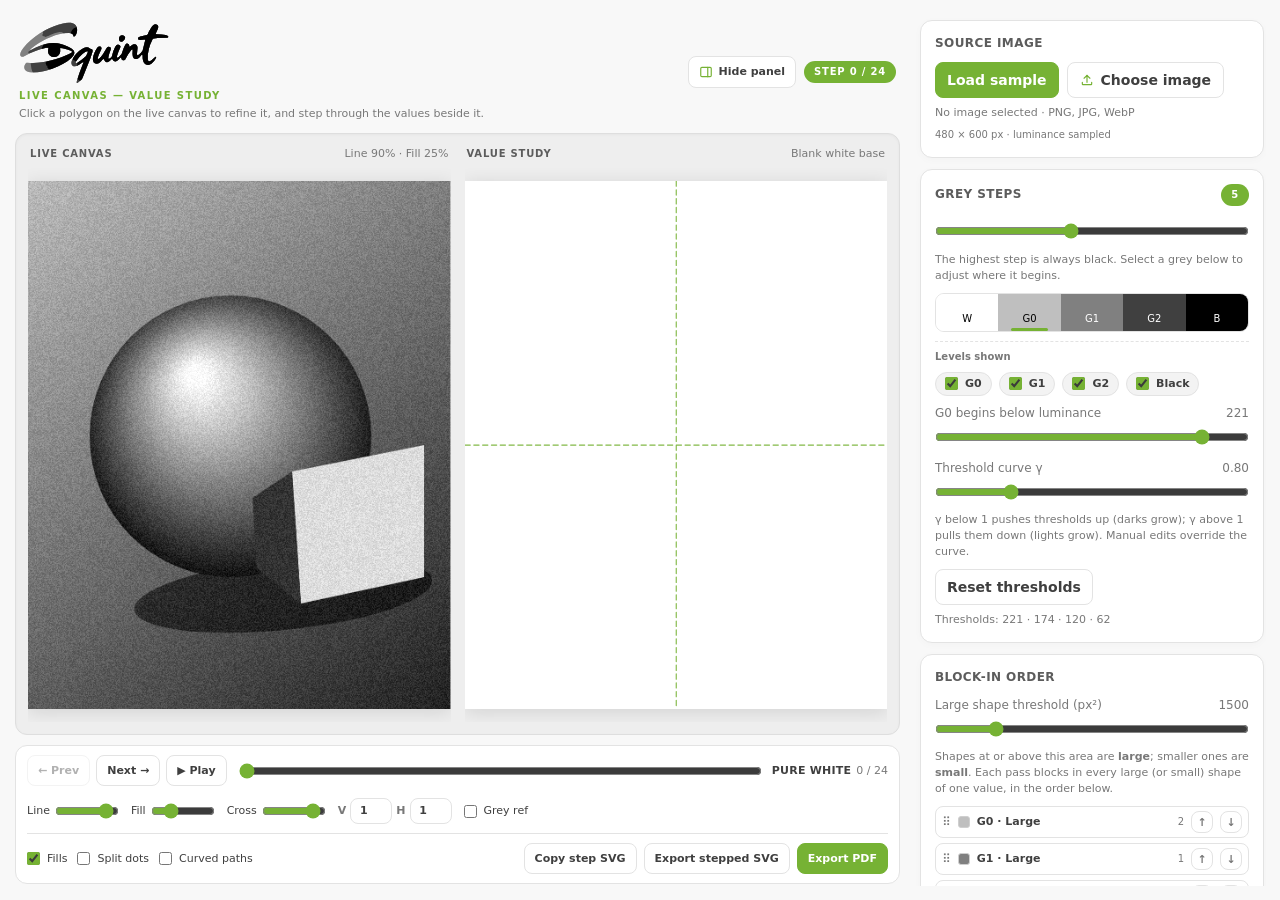
<file: index.html>
<!DOCTYPE html>
<html lang="en">
<head>
<meta charset="utf-8">
<meta name="viewport" content="width=device-width, initial-scale=1, viewport-fit=cover">
<title>Squint — Value Study</title>
<meta name="description" content="Squint turns a photo into a progressive greyscale value study, then refines each blocking polygon to the fewest edges that keep the likeness.">
<link rel="icon" type="image/svg+xml" href="data:image/svg+xml,%3Csvg xmlns='http://www.w3.org/2000/svg' viewBox='64 27 229 229'%3E%3Crect x='64' y='27' width='229' height='229' rx='41' fill='%23fff'/%3E%3Cpath d='M199 61.5L180.2 69.4L165 76.9L146 88.1L128.7 100.1L111.5 113.7L96.5 127.6L84 142.5L76.9 153L73.6 160.1L72.2 166.9L73.3 171.5L75.7 174.3L79.2 175.6L83.8 175.2L110.4 161.8L130.3 153.1L156 145L173.7 141.9L176.4 142.2L177.2 143.4L176.1 157.1L177 161.7L179.1 166L182.1 169.8L185.9 172.9L190.2 175.1L195.1 176.3L200.6 176.5L206.9 175.1L212.1 172.3L216 168.4L219.1 163.8L220.9 158.8L221.6 153.4L220.9 144.7L221.9 142.8L229.5 143.5L246.3 147.7L259.6 152.4L264.5 155.4L265.1 157.7L263.2 160.2L248.3 168.3L222.6 178.6L209.5 183L188.5 188.7L160.7 194.7L139.8 197.5L118.4 199L110.7 198.9L99.2 197.3L95.7 198L91.2 202.3L87.9 209.8L87.5 215.8L88.5 220.4L90.1 223.6L94.8 228.3L101.3 231.3L108.9 233.1L121.4 234.2L141.9 232.5L164 228.1L189.6 220.5L218.1 208.9L236.6 199L250.3 189.8L259.6 182.3L260.1 174.9L270 171.1L271.4 169.3L273.4 164L273.8 159.2L272.3 153.7L269.5 149.9L261.9 144.2L248 136.4L233 130.4L216.7 126.1L203.7 124.1L192.8 123.9L180.8 125.3L169.6 127.3L155.9 131L142.2 136.1L125.8 143.5L113.9 149.9L107.6 151.9L114.1 144.3L129.6 132.6L142.2 124.2L158.6 114.7L189.2 100.6L202.6 95.7L216.7 91.7L229.8 88.8L241.2 87.2L256.7 87.3L263.2 88.8L266.6 90.4L268.4 92.6L271 99.8L273.8 100L277.5 96.9L281 91L283.6 83.2L284.2 75.9L283.7 69.1L282.1 64.1L279.2 58.9L275.2 54.6L271.2 52.1L265.9 50.2L260.7 49.1L245.5 49.2L230.4 51.8L213.4 56.5Z' fill='rgb(191,191,191)' fill-rule='evenodd'/%3E%3Cpath d='M158.6 114.7L189.2 100.6L202.6 95.7L229.8 88.8L241.2 87.2L256.7 87.3L263.2 88.8L266.6 90.4L268.4 92.6L271 99.8L273.8 100L277.5 96.9L281 91L283.6 83.2L284.2 75.9L283.7 69.1L282.1 64.1L279.2 58.9L275.2 54.6L271.2 52.1L260.7 49.1L245.5 49.2L230.4 51.8L213.4 56.5L199 61.5L180.2 69.4L165 76.9L146 88.1L128.7 100.1L111.5 113.7L96.5 127.6L84 142.5L76.9 153L73.6 160.1L72.2 166.9L73.3 171.5L75.7 174.3L79.2 175.6L83.8 175.2L110.4 161.8L130.3 153.1L156 145L173.7 141.9L176.4 142.2L177.2 143.4L176.1 157.1L177 161.7L179.1 166L182.1 169.8L185.9 172.9L190.2 175.1L194.9 176.2L199.9 176.5L206.2 175.3L211.6 172.7L215.7 168.9L218.9 164L220.7 159.2L221.6 153.6L221 144.7L221.5 143.2L222.4 142.7L230.4 143.6L247.1 147.9L260.3 152.7L264.5 155.4L265.1 157.7L263.2 160.2L248.3 168.3L222.6 178.6L209.5 183L188.5 188.7L160.7 194.7L139.8 197.5L118.4 199L110.7 198.9L99.2 197.3L95.7 198L91.2 202.3L87.9 209.8L87.5 215.8L88.5 220.4L90.1 223.6L94.8 228.3L101.3 231.3L108.9 233.1L121.4 234.2L141.9 232.5L164 228.1L189.6 220.5L218.1 208.9L236.6 199L250.3 189.8L259.6 182.3L260.1 174.9L270 171.1L271.4 169.3L273.4 164L273.8 159.2L272.3 153.7L269.5 149.9L261.9 144.2L248 136.4L233 130.4L216.7 126.1L203.7 124.1L192.8 123.9L180.8 125.3L169.6 127.3L155.9 131L142.2 136.1L125.8 143.5L113.8 150L106.6 152.8L114.8 143.8L129.6 132.6L142.2 124.2Z' fill='rgb(128,128,128)' fill-rule='evenodd'/%3E%3Cpath d='M165.7 76.6L156.8 81.9L156 84.1L157.9 89.8L155.7 91.1L155 94.9L155.5 97.2L156.9 98.5L163.6 100L167.6 102.1L172.3 99.3L177 98L182.1 95L199.9 87.8L218.4 83.3L229.5 84.3L229 85.5L229.7 86.3L234.1 87.8L253.8 87.2L262.5 88.5L267.6 91.4L269 93.4L270.6 98.9L271.5 99.8L273.6 99.9L277.2 97.4L280.9 91.3L283.6 83.2L284.2 75.9L283.7 69.2L282.4 64.7L279.6 59.4L275.9 55.3L272.3 52.6L267.5 50.6L261.6 49.2L253.4 48.8L237.5 50.5L218.2 55L198.4 61.8L178.8 70.1ZM130.3 141.3L108.4 152.4L103.7 156L102.3 159.3L103.5 162.3L108.2 162.6L131.9 152.6L146.7 147.7L165.9 142.9L175.8 142L176.8 142.5L177.2 143.8L175.9 152.3L176.2 158.3L177.4 162.7L179.5 166.8L183.6 171.2L188.1 174.2L193 175.9L198.8 176.6L204.8 175.7L209.7 173.8L213.7 170.9L219.6 162.7L221.6 153.3L221 144.7L221.5 143.2L222.4 142.7L230.4 143.6L248.6 148.4L261.6 153.4L264 154.9L265 156.5L264.9 158.2L263.2 160.2L250.3 167.3L225.6 177.6L208.5 183.2L187.8 188.9L159.9 194.9L143.6 197L112 199.3L111.3 200.8L114.4 220.5L117.5 230.3L119 232L121.5 232.9L138.4 232.8L153.9 230.2L166.9 227.2L185.6 221.7L208.6 212.9L230.3 202.7L247.9 191.7L259.6 182.3L260.1 174.9L269.9 171.1L271.4 169.2L273.3 164.3L273.8 159.6L272.4 153.8L269.5 149.9L261.8 144.1L248.5 136.8L235.1 131.2L219.8 126.8L206.5 124.3L188.7 124.2L171.2 126.8L151.2 132.5Z' fill='rgb(64,64,64)' fill-rule='evenodd'/%3E%3Cpath d='M269 93.4L270.7 99.3L272.7 100.3L276.7 98L280.6 91.9L283.6 83.3L284.2 74.7L283.4 68.1L281.9 65.7L280.3 65.2L272.1 69.6L265.6 76.1L260.4 86.4L267.6 91.4ZM157.5 131.8L157.6 133.1L152.1 144L152.7 145.1L154.6 145.2L168 142.2L175.1 141.5L177.4 142.1L177.8 143.4L176.2 149.8L176 154.9L176.7 160.2L178.4 164.8L181.1 168.7L185.4 172.6L190.1 175.1L194.7 176.1L201 176.3L206.3 175.3L211.6 172.7L215.5 169L218.7 164.4L220.4 160.3L221.1 155.2L220.8 144.8L222.4 142.8L230.4 143.6L247.9 148.1L261.6 153.4L264.6 155.1L265.6 156.5L265.5 158L264.3 159.4L257 164L248.3 168.3L226.3 177.3L204.8 184.5L171 193.4L167.2 197.2L166.7 199L170.8 209.7L172.5 207.4L173.7 212.5L172.4 214.2L174.5 215.7L177.8 221.1L181.9 222L189.1 220.6L214.1 210.5L233.9 200.5L247.8 191.7L259.6 182.5L260.1 174.9L269.9 171.1L272.7 166.5L273.9 160.1L272.4 153.8L269.5 149.9L261.8 144.1L248.5 136.8L235.2 131.2L210.6 125.1L196.2 123.9L180.8 125.3L164.6 128.7L159.4 130.4Z' fill='rgb(0,0,0)' fill-rule='evenodd'/%3E%3C/svg%3E">
<link rel="stylesheet" href="assets/css/main.css">
</head>
<body>
<div class="app">
 <main class="workspace">
  <header class="workspace-head">
   <div class="workspace-title">
    <svg class="logo" viewBox="68 46 558 230" aria-label="Squint" role="img"><path d="M252.8 48.9L260.7 49.1L265.9 50.2L271.2 52.1L275.2 54.6L279.2 58.9L282.1 64.1L283.7 69.1L284.2 75.9L283.6 83.2L281 91L277.5 96.9L273.8 100L271 99.8L268.4 92.6L266.6 90.4L263.2 88.8L256.7 87.3L241.2 87.2L229.8 88.8L216.7 91.7L202.6 95.7L189.2 100.6L170.8 108.6L158.6 114.7L142.2 124.2L129.6 132.6L114.1 144.3L107.7 151.7L107.6 151.9L108.7 152L113.9 149.9L125.8 143.5L142.2 136.1L155.9 131L169.6 127.3L180.8 125.3L192.8 123.9L203.7 124.1L216.7 126.1L233 130.4L248 136.4L261.9 144.2L269.5 149.9L272.3 153.7L273.8 159.2L273.4 164L271.4 169.3L263 179.6L250.3 189.8L236.6 199L218.1 208.9L189.6 220.5L164 228.1L141.9 232.5L121.4 234.2L108.9 233.1L101.3 231.3L94.8 228.3L90.1 223.6L88.5 220.4L87.5 215.8L87.9 209.8L91.2 202.3L95.7 198L99.2 197.3L110.7 198.9L118.4 199L139.8 197.5L160.7 194.7L188.5 188.7L209.5 183L222.6 178.6L248.3 168.3L263.2 160.2L265.1 157.7L264.5 155.4L259.6 152.4L246.3 147.7L229.5 143.5L221.9 142.8L220.9 144.7L221.6 153.4L220.9 158.8L219.1 163.8L216 168.4L212.1 172.3L206.9 175.1L200.6 176.5L195.1 176.3L190.2 175.1L185.9 172.9L182.1 169.8L179.1 166L177 161.7L176.1 157.1L176.1 151.8L177.2 143.4L176.4 142.2L173.7 141.9L156 145L130.3 153.1L110.4 161.8L83.8 175.2L79.2 175.6L75.7 174.3L73.3 171.5L72.2 166.9L73.6 160.1L76.9 153L84 142.5L96.5 127.6L111.5 113.7L128.7 100.1L146 88.1L165 76.9L180.2 69.4L199 61.5L213.4 56.5L230.4 51.8L245.5 49.2ZM575.3 54.5L578.9 55.1L582.9 57L584.9 59.3L585.9 62.7L585.8 66.8L584.7 71L577.4 87.2L577.1 89.2L577.7 90.8L580.8 91.7L597.5 92.1L613.9 94.5L620.3 97L622.6 99.2L623.3 101.3L622.3 103.5L618.8 104.9L583.9 105.4L570 107L566.9 107.9L565.3 109.3L555.7 130.7L551.3 145.3L547.2 167.2L547.3 186.7L548.3 189.7L549.6 191.4L551.4 192.2L554.2 192.1L560.2 188.9L575.1 175.7L577.6 175.1L578.5 177.4L576.7 181.9L571.6 189.8L563.2 198.6L559.1 201.9L553.9 204.6L548.5 205.9L543.7 205.4L539.4 203.7L535.9 201L533.1 197.2L530.4 191.7L529 186.8L528.2 181.6L527.7 170.4L526.5 168.1L525 168.1L523.6 168.8L514.6 178.9L508.7 182.8L504.8 183.8L501.4 183.7L498.1 182.7L495.1 180.7L492.7 177.3L491.4 173.2L490.3 163.8L490.8 151L490.4 149.2L489.5 148.4L486.3 149.7L481.4 155.4L473.4 167.1L463.2 185.3L461.2 187.4L458.6 188.5L455.4 188.5L452 187.1L450.3 185.3L448 180.5L445.6 179.7L444.2 180.4L435.5 188.9L429.5 192.3L425.3 192.7L421.6 191.5L419 189.5L415.1 184.3L413.3 183.8L411 184.9L406.1 190.4L401.6 193.8L398.3 195.3L395.1 195.7L391.8 195L388.9 193.3L386.8 190.5L384.1 184.3L382.4 183.4L380.1 184.6L372.7 193L366.1 198.4L361.5 200.6L355.8 201.1L350.3 199.8L346.3 196.6L343.6 190.6L342.8 183.4L344 174.2L349.2 159.1L356.6 145.4L360.5 140L363.1 137.9L367.2 137L371.7 137.9L374.1 140.2L374.9 143.8L374.2 147.1L365.7 164.8L362.2 175.2L361.4 180.7L362 182.5L363.2 183.2L366.7 181.6L374.6 173.6L382.4 162.6L392.9 145L396.5 140.5L399 139L402.1 138.4L405.8 139.1L408.3 140.8L409.6 143.4L409.4 147.2L403.2 165.5L400.4 177.3L400.7 182L402.7 183.2L408.1 180.1L412.9 175L419.1 153.7L425.8 139L430.7 131.8L435 130.1L440.1 130.8L443.9 133.3L445.6 137L444.8 141L438 156.7L433.2 170.2L432.3 176.6L432.8 178.2L434.4 178.7L437.1 177.8L439.2 176.2L449.9 165L456.9 145L461.6 134.1L465 128.4L467 127L469.4 126.3L473.2 126.8L476.2 128.6L477.5 130.9L478.9 136.5L480.3 137.3L481.9 136.8L490.2 130.7L495 128.5L500.1 128.6L505.1 131.5L507.7 135.5L509 141.9L507.1 162.8L507.3 167.6L508 169.3L508.9 169.7L512.6 168.6L520.2 162.2L527.8 152.6L537.4 114.6L536.6 112.3L534 111.3L518.3 112.9L514.4 112.3L512 110.9L510.8 109.3L510.5 107.1L511.2 104.8L513.3 102.7L519.4 100.1L544.1 94L545.4 93.4L547 91.2L551.4 81.3L556.3 72.6L562.8 62.8L568.4 57.1L572.1 55.2ZM451.6 95.1L456.1 96L460.4 98.6L462.4 101.5L462.9 105.3L461.8 109.2L458 114.3L452.9 118.4L449.2 119.7L445.2 118.7L442 116.3L440.5 113.3L439.9 108.8L440.7 103.7L443.2 99.2L447.2 95.9ZM319.8 140L326.1 141.2L332.9 145.1L338.9 147.2L341.1 149.2L342 153L341.2 157.9L333.3 181.6L303.3 256L299.9 261.3L286.5 272L284 273L282.7 272.1L282.5 269.6L286.4 255L294.3 231.9L306.3 200.9L307.2 196L306.1 195.3L304.6 195.8L292.2 204.3L284.6 208.3L279.9 210.2L275.5 211L270.6 210.3L266.3 207.7L263.7 203.4L262.9 197.8L264.1 191.1L268.4 181.8L273.3 173.2L281.7 163.6L291.9 153.7L302.5 146.1L310.8 141.9ZM321.8 154.6L318.3 155.5L313.8 157.8L306.1 163.1L300.8 167.8L291.3 177.3L287.7 181.7L280.5 192.4L278.7 197.2L279.2 198.8L280.8 199.3L285.4 197.4L297.6 189.6L316 174L320 168L323.2 160.2L323.9 156.8L323.5 155.3Z" fill="rgb(191,191,191)" fill-rule="evenodd"/><path d="M252.8 48.9L260.7 49.1L265.9 50.2L271.2 52.1L275.2 54.6L279.2 58.9L282.1 64.1L283.7 69.1L284.2 75.9L283.6 83.2L281 91L277.5 96.9L273.8 100L271 99.8L268.4 92.6L266.6 90.4L263.2 88.8L256.7 87.3L241.2 87.2L229.8 88.8L216.7 91.7L202.6 95.7L189.2 100.6L170.8 108.6L158.6 114.7L142.2 124.2L129.6 132.6L114.8 143.8L106.4 153L106.5 152.8L107 152.8L113.8 150L125.8 143.5L142.2 136.1L155.9 131L169.6 127.3L180.8 125.3L192.8 123.9L203.7 124.1L216.7 126.1L233 130.4L248 136.4L261.9 144.2L269.5 149.9L272.3 153.7L273.8 159.2L273.4 164L271.4 169.3L263 179.6L250.3 189.8L236.6 199L218.1 208.9L189.6 220.5L164 228.1L141.9 232.5L121.4 234.2L108.9 233.1L101.3 231.3L94.8 228.3L90.1 223.6L88.5 220.4L87.5 215.8L87.9 209.8L91.2 202.3L95.7 198L99.2 197.3L110.7 198.9L118.4 199L139.8 197.5L160.7 194.7L188.5 188.7L209.5 183L222.6 178.6L248.3 168.3L263.2 160.2L265.1 157.7L264.5 155.4L260.3 152.7L247.1 147.9L230.4 143.6L222.4 142.7L221.5 143.2L221 144.7L221.6 153.6L220.7 159.2L218.9 164L215.7 168.9L211.6 172.7L206.2 175.3L199.9 176.5L194.9 176.2L190.2 175.1L185.9 172.9L182.1 169.8L179.1 166L177 161.7L176.1 157.1L176.1 151.8L177.2 143.4L176.4 142.2L173.7 141.9L156 145L130.3 153.1L110.4 161.8L83.8 175.2L79.2 175.6L75.7 174.3L73.3 171.5L72.2 166.9L73.6 160.1L76.9 153L84 142.5L96.5 127.6L111.5 113.7L128.7 100.1L146 88.1L165 76.9L180.2 69.4L199 61.5L213.4 56.5L230.4 51.8L245.5 49.2ZM575.3 54.5L578.9 55.1L582.9 57L584.9 59.3L585.9 62.7L585.8 66.8L584.7 70.9L577.2 87.8L577 89.3L577.6 90.9L580 91.8L597.2 92.1L613.8 94.5L620.3 97L622.6 99.2L623.3 101.3L622.3 103.5L618.8 104.9L583.9 105.4L570 107L566.9 107.9L565.3 109.3L555.7 130.7L551.3 145.3L547.2 167.2L547.3 186.7L548.3 189.7L549.6 191.4L551.4 192.2L554.2 192.1L560 189L574.9 175.9L577.8 175.7L578.3 178.1L576.2 182.6L571.3 190.1L561.5 200.3L555 204.3L548.5 205.9L543.5 205.4L538.9 203.4L535.5 200.6L532 195.4L529.2 188.3L528.1 181.3L527.8 170.1L526.6 167.4L524.2 168.1L514.8 178.8L509 182.6L504.9 183.8L501.4 183.7L498.1 182.7L495.1 180.7L492.7 177.3L491.3 173L490.3 164.2L491 149.6L490.6 148.3L489.8 148L486.5 149.5L481.4 155.4L473.4 167.1L463.2 185.3L461.2 187.4L458.5 188.6L454.7 188.4L451.4 186.7L449.8 184.5L448.4 179.2L447.1 178.4L445.2 179.3L435.8 188.7L429.5 192.3L425.3 192.7L421.5 191.5L418.6 189.1L415.2 184L413.5 183.3L411.5 184.4L406.3 190.2L402.3 193.3L398.9 195.2L395.3 195.7L391.8 195L388.9 193.3L386.9 190.6L384 184.2L382.4 183.3L380.1 184.5L372.7 193L366.1 198.4L361.5 200.6L355.8 201.1L350.3 199.8L346.3 196.6L343.6 190.6L342.9 184.5L343.4 178.3L344.9 171.7L348.4 161.3L353.2 151.2L359.8 140.6L363.1 137.9L366.7 137.1L370.5 137.6L373.1 139L374.5 141.4L374.8 144.7L374.1 147.2L364.4 168.4L361.3 178.3L360.9 182.2L361.3 183.6L363.2 183.8L365.6 182.6L373.2 175.2L380.3 165.6L394.2 143L397.8 139.4L401.6 138.3L405.1 138.9L407.6 140.2L409 142L409.7 144.3L409.3 147.9L403.4 164.9L400.4 177.3L400.4 180.7L401.2 182.5L402.8 183.1L405.2 182.2L410.7 177.7L413.4 174.3L418.8 154.4L425.7 139.2L430.2 132.5L432.7 130.9L435.5 130.2L439.3 130.6L442.6 132.3L444.8 134.9L445.5 137.8L444.7 141.2L437.9 157.1L432.8 171.8L432.3 175.9L432.8 177.9L434 178.8L436.4 178.3L440.2 175.2L449.9 165L456.9 145L461.6 134.1L465 128.4L467 127L469.4 126.3L473.2 126.8L476.2 128.7L477.5 131.1L478.5 137.7L479.2 138.2L481.3 137.3L490.4 130.6L495.1 128.5L500.1 128.6L505.1 131.5L507.7 135.5L509 141.9L507.1 162.7L507.3 167.6L508.1 169.4L509 169.8L512 169L520.2 162.2L527.8 152.6L537.7 113.2L537.3 112L534.8 111.2L518.8 112.8L514.9 112.5L512.1 111L510.8 109.3L510.5 107.1L511.2 104.8L513.3 102.7L519.4 100.1L544.1 94L545.4 93.4L547 91.2L551.4 81.3L556.3 72.6L562.8 62.8L568.4 57.1L572.1 55.2ZM451.6 95.1L456.1 96L460.4 98.6L462.4 101.5L462.9 105.3L461.8 109.2L458 114.3L452.9 118.4L449.2 119.7L445.2 118.7L442 116.3L440.5 113.3L439.9 108.8L440.7 103.7L443.2 99.2L447.2 95.9ZM319.8 140L326.1 141.2L332.9 145.1L338.9 147.2L341.1 149.2L342 153L341.2 157.9L333.3 181.6L303.3 256L299.9 261.3L286.5 272L284 273L282.7 272.1L282.5 269.6L286.4 255L294.3 231.9L306.4 200.6L308 194.8L307.1 194.6L304.9 195.6L292.9 203.9L286.5 207.4L280.5 210L275.7 211L270.6 210.3L266.3 207.7L263.7 203.4L262.9 197.8L264.1 191.1L268.7 181.1L274.1 172.5L281.3 164.1L291.9 153.7L302.5 146.1L310.8 141.9ZM321.9 154.6L318.4 155.4L313.8 157.8L306.1 163.1L300.8 167.8L291.3 177.3L287.7 181.7L280.5 192.4L278.7 197.2L279.2 198.8L280.8 199.3L285.4 197.4L297.6 189.6L316 174L319.6 168.6L324.3 156.8L323.5 155.1Z" fill="rgb(128,128,128)" fill-rule="evenodd"/><path d="M253.4 48.8L261.6 49.2L267.5 50.6L272.3 52.6L275.9 55.3L279.6 59.4L282.4 64.7L283.7 69.2L284.2 75.9L283.6 83.2L280.9 91.3L277.2 97.4L273.6 99.9L271.5 99.8L270.6 98.9L269 93.4L267.6 91.4L262.5 88.5L253.8 87.2L234.1 87.8L229.7 86.3L229 85.5L229.8 84.6L229.5 84.3L218.4 83.3L214.6 83.9L199.9 87.8L186.1 93.8L182.1 95L177 98L172.3 99.3L167.6 102.1L163.6 100L156.9 98.5L155.5 97.2L155 94.9L155.7 91.1L157.9 89.8L156 84.1L156.8 81.9L165.7 76.6L178.8 70.1L198.4 61.8L218.2 55L237.5 50.5ZM575.3 54.5L578.9 55.1L582.9 57L584.9 59.3L585.9 62.7L585.8 66.8L584.7 70.9L577.2 87.8L577 89.3L577.6 90.9L580 91.8L597.2 92.1L613.8 94.5L620.3 97L622.6 99.2L623.3 101.3L622.3 103.5L618.8 104.9L583.9 105.4L570 107L566.9 107.9L565.3 109.3L555.7 130.7L551.3 145.3L547.2 167.2L547.3 186.7L548.3 189.7L549.6 191.4L551.4 192.2L554.2 192.1L560 189L574.9 175.9L577.8 175.7L578.3 178.1L576.2 182.6L571.3 190.1L561.5 200.3L555 204.3L548.5 205.9L543.5 205.4L538.9 203.4L535.5 200.6L532 195.4L529.2 188.3L528.1 181.3L527.8 170.1L526.6 167.4L524.2 168.1L514.8 178.8L509 182.6L504.9 183.8L501.4 183.7L498.1 182.7L495.1 180.7L492.7 177.3L491.3 173L490.3 164.2L491 149.6L490.6 148.3L489.8 148L486.5 149.5L481.4 155.4L473.4 167.1L463.2 185.3L461.2 187.4L458.5 188.6L454.7 188.4L451.4 186.7L449.8 184.5L448.4 179.2L447.1 178.4L445.2 179.3L435.8 188.7L429.5 192.3L425.3 192.7L421.5 191.5L418.6 189.1L415.2 184L413.5 183.3L411.5 184.4L406.3 190.2L402.3 193.3L398.9 195.2L395.3 195.7L391.8 195L388.9 193.3L386.9 190.6L384 184.2L382.4 183.3L380.1 184.5L372.7 193L366.1 198.4L361.5 200.6L355.8 201.1L350.3 199.8L346.3 196.6L343.6 190.6L342.9 184.5L343.4 178.3L344.9 171.7L348.4 161.3L353.2 151.2L359.8 140.6L363.1 137.9L366.7 137.1L370.5 137.6L373.1 139L374.5 141.4L374.8 144.7L374.1 147.2L364.4 168.4L361.3 178.3L360.9 182.2L361.3 183.6L363.2 183.8L365.6 182.6L373.2 175.2L380.3 165.6L394.2 143L397.8 139.4L401.6 138.3L405.1 138.9L407.6 140.2L409 142L409.7 144.3L409.3 147.9L403.4 164.9L400.4 177.3L400.4 180.7L401.2 182.5L402.8 183.1L405.2 182.2L410.7 177.7L413.4 174.3L418.8 154.4L425.7 139.2L430.2 132.5L432.7 130.9L435.5 130.2L439.3 130.6L442.6 132.3L444.8 134.9L445.5 137.8L444.7 141.2L437.9 157.1L432.8 171.8L432.3 175.9L432.8 177.9L434 178.8L436.4 178.3L440.2 175.2L449.9 165L456.9 145L461.6 134.1L465 128.4L467 127L469.4 126.3L473.2 126.8L476.2 128.7L477.5 131.1L478.5 137.7L479.2 138.2L481.3 137.3L490.4 130.6L495.1 128.5L500.1 128.6L505.1 131.5L507.7 135.5L509 141.9L507.1 162.7L507.3 167.6L508.1 169.4L509 169.8L512 169L520.2 162.2L527.8 152.6L537.7 113.2L537.3 112L534.8 111.2L518.8 112.8L514.9 112.5L512.1 111L510.8 109.3L510.5 107.1L511.2 104.8L513.3 102.7L519.4 100.1L544.1 94L545.4 93.4L547 91.2L551.4 81.3L556.3 72.6L562.8 62.8L568.4 57.1L572.1 55.2ZM451.6 95.1L456.1 96L460.4 98.6L462.4 101.5L462.9 105.3L461.8 109.2L458 114.3L452.9 118.4L449.2 119.7L445.2 118.7L442 116.3L440.5 113.3L439.9 108.8L440.7 103.7L443.2 99.2L447.2 95.9ZM197.5 123.9L206.5 124.3L219.8 126.8L235.1 131.2L248.5 136.8L261.8 144.1L269.5 149.9L272.4 153.8L273.8 159.6L273.3 164.3L271.4 169.2L263.5 179.2L247.9 191.7L230.3 202.7L208.6 212.9L185.6 221.7L166.9 227.2L153.9 230.2L138.4 232.8L130.3 233.2L121.5 232.9L119 232L117.5 230.3L114.4 220.5L111.3 200.8L112 199.3L143.6 197L159.9 194.9L187.8 188.9L208.5 183.2L225.6 177.6L250.3 167.3L263.2 160.2L264.9 158.2L265 156.5L264 154.9L261.6 153.4L248.6 148.4L230.4 143.6L222.4 142.7L221.5 143.2L221 144.7L221.6 153.3L221 157.8L219.6 162.7L217.1 166.9L213.7 170.9L209.7 173.8L204.8 175.7L198.8 176.6L193 175.9L188.1 174.2L183.6 171.2L179.5 166.8L177.4 162.7L176.2 158.3L175.9 152.3L177.2 143.8L176.8 142.5L175.8 142L165.9 142.9L146.7 147.7L131.9 152.6L108.2 162.6L103.5 162.3L102.3 159.3L103.7 156L108.4 152.4L130.3 141.3L151.2 132.5L171.2 126.8L188.7 124.2ZM319.8 140L326.1 141.2L332.9 145.1L338.9 147.2L341.1 149.2L342 153L341.2 157.9L333.3 181.6L303.3 256L299.9 261.3L286.5 272L284 273L282.7 272.1L282.5 269.6L286.4 255L294.3 231.9L306.4 200.6L308 194.8L307.1 194.6L304.9 195.6L292.9 203.9L286.5 207.4L280.5 210L275.7 211L270.6 210.3L266.3 207.7L263.7 203.4L262.9 197.8L264.1 191.1L268.7 181.1L274.1 172.5L281.3 164.1L291.9 153.7L302.5 146.1L310.8 141.9ZM321.9 154.6L318.4 155.4L313.8 157.8L306.1 163.1L300.8 167.8L291.3 177.3L287.7 181.7L280.5 192.4L278.7 197.2L279.2 198.8L280.8 199.3L285.4 197.4L297.6 189.6L316 174L319.6 168.6L324.3 156.8L323.5 155.1Z" fill="rgb(64,64,64)" fill-rule="evenodd"/><path d="M575.3 54.5L578.9 55.1L582.9 57L584.9 59.3L585.9 62.7L585.8 66.8L584.7 70.9L577.2 87.8L577 89.3L577.6 90.9L580 91.8L597.2 92.1L613.8 94.5L620.3 97L622.6 99.2L623.3 101.3L622.3 103.5L618.8 104.9L583.9 105.4L570 107L566.9 107.9L565.3 109.3L555.7 130.7L551.3 145.3L547.2 167.2L547.3 186.7L548.3 189.7L549.6 191.4L551.4 192.2L554.2 192.1L560 189L574.9 175.9L577.8 175.7L578.3 178.1L576.2 182.6L571.3 190.1L561.5 200.3L555 204.3L548.5 205.9L543.5 205.4L538.9 203.4L535.5 200.6L532 195.4L529.2 188.3L528.1 181.3L527.8 170.1L526.6 167.4L524.2 168.1L514.8 178.8L509 182.6L504.9 183.8L501.4 183.7L498.1 182.7L495.1 180.7L492.7 177.3L491.3 173L490.3 164.2L491 149.6L490.6 148.3L489.8 148L486.5 149.5L481.4 155.4L473.4 167.1L463.2 185.3L461.2 187.4L458.5 188.6L454.7 188.4L451.4 186.7L449.8 184.5L448.3 179.1L447 178.2L445.1 179.2L436.1 188.5L429.6 192.3L425.3 192.7L421.5 191.5L418.6 189.1L415.2 184L413.5 183.3L411.5 184.4L406.3 190.2L402.3 193.3L398.9 195.2L395.3 195.7L391.8 195L388.9 193.3L386.9 190.6L384 184.2L382.4 183.3L380.1 184.5L372.7 193L366.1 198.4L361.5 200.6L355.8 201.1L350.3 199.8L346.3 196.6L343.6 190.6L342.9 184.5L343.4 178.3L344.9 171.7L348.4 161.3L353.2 151.2L359.8 140.6L363.1 137.9L366.7 137.1L370.5 137.6L373.1 139L374.5 141.4L374.8 144.7L374.1 147.2L364.4 168.4L361.3 178.3L360.9 182.2L361.3 183.6L363.2 183.8L365.6 182.6L373.2 175.2L380.3 165.6L394.2 143L397.8 139.4L401.6 138.3L405.1 138.9L407.6 140.2L409 142L409.7 144.3L409.3 147.9L403.4 164.9L400.4 177.3L400.4 180.7L401.2 182.5L402.8 183.1L405.2 182.2L410.7 177.7L413.4 174.3L418.8 154.4L425.7 139.2L430.2 132.5L432.7 130.9L435.5 130.2L439.3 130.6L442.6 132.3L444.8 134.9L445.5 137.8L444.7 141.2L437.9 157.1L432.8 171.8L432.3 175.9L432.8 177.9L434 178.8L436.4 178.3L440.2 175.2L449.9 165L456.9 145L461.6 134.1L465 128.4L467 127L469.4 126.3L473.2 126.8L476.2 128.7L477.5 131.1L478.5 137.7L479.2 138.2L481.3 137.3L490.4 130.6L495.1 128.5L500.1 128.6L505.1 131.5L507.7 135.5L509 141.9L507.1 162.7L507.3 167.6L508.1 169.4L509 169.8L512 169L520.2 162.2L527.8 152.6L537.7 113.2L537.3 112L534.8 111.2L518.8 112.8L514.9 112.5L512.1 111L510.8 109.3L510.5 107.1L511.2 104.8L513.3 102.7L519.4 100.1L544.1 94L545.4 93.4L547 91.2L551.4 81.3L556.3 72.6L562.8 62.8L568.4 57.1L572.1 55.2ZM280.3 65.2L281.9 65.7L283.4 68.1L284.2 74.7L283.6 83.3L280.6 91.9L276.7 98L272.7 100.3L270.7 99.3L269 93.4L267.6 91.4L261.1 87.4L260.4 86.4L265.6 76.1L272.1 69.6ZM262 80.3L262.1 80.4L262 80.7L261.9 80.6ZM451.6 95.1L456.1 96L460.4 98.6L462.4 101.5L462.9 105.3L461.8 109.2L458 114.3L452.9 118.4L449.2 119.7L445.2 118.7L442 116.3L440.5 113.3L439.9 108.8L440.7 103.7L443.2 99.2L447.2 95.9ZM196.2 123.9L210.6 125.1L223.2 127.8L235.2 131.2L248.5 136.8L261.8 144.1L269.5 149.9L272.4 153.8L273.9 160.1L272.7 166.5L269.2 172.3L261.7 180.8L247.8 191.7L233.9 200.5L214.1 210.5L189.1 220.6L181.9 222L177.8 221.1L174.5 215.7L172.4 214.2L173.7 212.5L172.5 207.4L170.8 209.7L166.7 199L167.2 197.2L171 193.4L204.8 184.5L226.3 177.3L248.3 168.3L257 164L264.3 159.4L265.5 158L265.6 156.5L264.6 155.1L261.6 153.4L247.9 148.1L230.4 143.6L222.4 142.8L221.4 143.4L220.8 144.8L221.1 155.2L220.4 160.3L218.7 164.4L215.5 169L211.6 172.7L206.3 175.3L201 176.3L194.7 176.1L190.1 175.1L185.4 172.6L181.1 168.7L178.4 164.8L176.7 160.2L176 154.9L176.2 149.8L177.8 143.4L177.4 142.1L175.1 141.5L168 142.2L154.6 145.2L152.7 145.1L152.1 144L157.6 133.1L157.5 131.8L159.4 130.4L164.6 128.7L180.8 125.3ZM320.3 140.1L326.1 141.2L332.9 145.1L338.9 147.2L341.1 149.2L342 153L341.3 157.8L333.9 179.6L304.2 254L300.4 260.9L297.2 263.2L294 264.3L291.9 263.8L290.9 261.7L287.4 259.7L286.5 257.9L286.6 255.6L291.8 238.8L307.1 198.3L308 194.8L307.1 194.6L305.1 195.5L291 205.1L283.7 208.5L282.5 207.9L284.8 204.9L285.3 203.3L284 199.1L285.4 197.6L301.3 186.7L316.6 173.4L318.9 170.1L323.3 160.1L324.2 157.9L324.1 155.8L321.9 154.6L317.7 155.7L311.4 159.4L303.9 164.9L292.8 175.8L280.6 191.6L279.1 191.8L271.6 187.8L269.1 187.9L268.2 184.7L269.2 180.5L273.6 173.2L280.9 164.5L291.4 154.2L299.6 148.1L307.5 143.4L314.4 141ZM167 194.4L167.2 194.5L167 194.6L166.8 194.5Z" fill="rgb(0,0,0)" fill-rule="evenodd"/></svg>
    <span class="eyebrow">Live canvas — Value study</span>
    <p>Click a polygon on the live canvas to refine it, and step through the values beside it.</p>
   </div>
   <div class="head-actions">
    <button id="togglePanel" class="panel-toggle" aria-expanded="true" aria-controls="sidebar" title="Hide the settings panel (\)"><svg viewBox="0 0 24 24" width="14" height="14" fill="none" stroke="currentColor" stroke-width="2" stroke-linecap="round" stroke-linejoin="round" aria-hidden="true"><rect x="3" y="4" width="18" height="16" rx="2"/><path d="M15 4v16"/></svg><span id="togglePanelTxt">Hide panel</span></button>
    <span class="pill" id="vPass">STEP 0 / 12</span>
   </div>
  </header>

  <!-- Live canvas + value study, side by side -->
  <div class="study-stage">
   <div class="study-pane">
    <div class="pane-head"><span>Live canvas</span><span class="pane-sub" id="liveBadge">Line 90% · Fill 25%</span></div>
    <div class="pane-box" id="livePane"></div>
   </div>
   <div class="study-pane">
    <div class="pane-head"><span>Value study</span><span class="pane-sub" id="stepStageSub">Blank white base</span></div>
    <div class="pane-box" id="studyPane"></div>
   </div>
  </div>

  <!-- Polygon editor (blocking polygons only) -->
  <section class="selected-tools" id="selectedTools" style="display:none">
   <div class="selected-copy"><span class="eyebrow">POLYGON EDITOR</span><strong>Selected polygon</strong><div class="note" id="selTxt">Click a shape on the live canvas to edit its edges.</div><div class="note">Use ±10 or type a new limit up to 1,000. The available contour detail sets the practical maximum.</div></div>
   <div class="edge-tools"><span class="edge-label">Edge limit</span><button id="sMinus10" title="Reduce the edge limit by 10">−10</button><button id="sMinus" title="Reduce the edge limit by 1">−1</button><input id="shapeSides" type="number" min="4" max="1000" step="1" value="7" aria-label="Selected polygon edge limit"><button id="sPlus" title="Increase the edge limit by 1">+1</button><button id="sPlus10" title="Increase the edge limit by 10">+10</button></div>
   <div class="selected-actions"><button id="sReset">Reset selected polygon</button><button id="sClear">Clear all custom limits</button></div>
  </section>

  <!-- Shared step bar -->
  <section class="workbar">
   <div class="workbar-main">
    <div class="step-nav">
     <button id="studyPrev" title="Previous step (Left Arrow)" disabled>← Prev</button>
     <button id="studyNext" title="Next step (Right Arrow)">Next →</button>
     <button id="play" title="Play through the value steps">▶ Play</button>
    </div>
    <div class="step-scrubber">
     <input type="range" id="studySlider" min="0" max="12" value="0" aria-label="Progressive value step">
     <div class="step-info"><strong id="studyStepTitle">PURE WHITE</strong><span id="studyStepCount">0 / 12</span></div>
    </div>
    <div class="workbar-opts">
     <label class="opacity-ctrl" title="Reference contour opacity (0 hides it)"><span>Line</span><input type="range" id="lineOpacity" min="0" max="1" step="0.05" value="0.9"></label>
     <label class="opacity-ctrl" title="Value fill opacity on the live canvas"><span>Fill</span><input type="range" id="fillOpacity" min="0" max="1" step="0.05" value="0.25"></label>
     <label class="opacity-ctrl" title="Guide crosshair opacity on the value study (0 hides it)"><span>Cross</span><input type="range" id="crossOpacity" min="0" max="1" step="0.05" value="0.9"></label>
     <span class="cross-lines" title="Guide lines per axis, 1–3 each. V = vertical, H = horizontal; 3 + 3 lines divide the image into 16 boxes."><span>V</span><input type="number" id="crossV" min="1" max="3" step="1" value="1" aria-label="Vertical crosshair guide lines"><span>H</span><input type="number" id="crossH" min="1" max="3" step="1" value="1" aria-label="Horizontal crosshair guide lines"></span>
     <label class="chk" title="Show the reference image in greyscale"><input type="checkbox" id="studyGray">Grey ref</label>
    </div>
   </div>
   <div class="workbar-sub">
    <div class="view-toggles">
     <label class="chk" title="Show value fills on the live canvas"><input type="checkbox" id="fills" checked>Fills</label>
     <label class="chk" title="Show polygon vertices for the current level"><input type="checkbox" id="dots">Split dots</label>
     <label class="chk" title="Render shapes as smooth curves instead of straight polygon edges"><input type="checkbox" id="curves">Curved paths</label>
    </div>
    <div class="export-group">
     <button id="copy" class="copy-btn" title="Copy the current value-study step as SVG">Copy step SVG</button>
     <button id="exportSteps" class="copy-btn" title="Download a self-contained SVG with its own step controls">Export stepped SVG</button>
     <button id="exportPdf" class="copy-btn pri" title="Download a landscape PDF, one page per step">Export PDF</button>
    </div>
   </div>
  </section>

  <textarea id="code" readonly aria-label="SVG source code"></textarea>
 </main>

 <aside class="sidebar" id="sidebar">
  <div class="card"><h2>Source image</h2>
   <div class="row source-row">
    <button id="sample" class="pri">Load sample</button>
    <label class="file-btn" title="Choose an image from your computer">
     <svg viewBox="0 0 24 24" width="14" height="14" fill="none" stroke="currentColor" stroke-width="2" stroke-linecap="round" stroke-linejoin="round" aria-hidden="true"><path d="M12 16V4"/><path d="m7 9 5-5 5 5"/><path d="M4 16v3a1 1 0 0 0 1 1h14a1 1 0 0 0 1-1v-3"/></svg>
     <span>Choose image</span>
     <input type="file" id="file" accept="image/*">
    </label>
   </div>
   <div class="note" id="fileName">No image selected · PNG, JPG, WebP</div>
   <div class="note" id="dim"></div></div>

  <div class="card"><h2>Grey steps <span class="pill" id="vSteps"></span></h2>
   <input type="range" id="steps" min="2" max="9" value="5">
   <div class="note">The highest step is always black. Select a grey below to adjust where it begins.</div>
   <div class="chips" id="chips"></div>
   <div class="level-toggles" id="levelToggles" role="group" aria-label="Levels shown in the study"><span class="level-toggle-label">Levels shown</span></div>
   <label><span id="edLbl">Threshold</span><span id="edVal"></span></label>
   <input type="range" id="ed" min="1" max="254">
   <label><span>Threshold curve γ</span><span id="vG"></span></label>
   <input type="range" id="gamma" min="0.3" max="2.5" step="0.05" value="0.8">
   <div class="note">γ below 1 pushes thresholds up (darks grow); γ above 1 pulls them down (lights grow). Manual edits override the curve.</div>
   <div class="row"><button id="auto">Reset thresholds</button></div>
   <div class="note" id="thrTxt"></div></div>

  <div class="card"><h2>Block-in order</h2>
   <label><span>Large shape threshold (px²)</span><span id="vPassArea">1500</span></label>
   <input type="range" id="passArea" min="100" max="8000" step="100" value="1500">
   <div class="note">Shapes at or above this area are <strong>large</strong>; smaller ones are <strong>small</strong>. Each pass blocks in every large (or small) shape of one value, in the order below.</div>
   <ol class="pass-list" id="passList" aria-label="Block-in pass order"></ol>
   <div class="row"><button id="orderReset">Reset order</button></div>
   <div class="note">Drag a row, or use ↑ / ↓, to change which shapes block in first. The step slider follows this order; the numbers are shape counts.</div></div>

  <div class="card"><h2>Shape quality</h2>
   <label><span>Shape style</span></label>
   <select id="mode"><option value="curve">Smooth curves (tolerance)</option><option value="poly">Blocking polygons (split worst edge)</option></select>
   <select id="ptype" style="margin-top:7px;display:none"><option value="in">Inscribed (vertices on the shape)</option><option value="out" selected>Containing (edges outside the shape)</option></select>
   <div class="poly-default" id="poly-default" style="display:none"><label><span>Default edge limit per shape</span><span id="vMs">250</span></label><input type="range" id="maxs" min="4" max="250" value="250">
    <div class="note">Every polygon starts at this limit. Refine all levels resets it to 4 edges so each shape grows only as far as it needs to.</div></div>
   <div class="note">Blocking starts with a rectangle around each shape, then adds the point farthest from an edge until the edge limit or segment budget is reached.</div>
   <label><span>Pre-filter</span></label>
   <select id="filt"><option value="kuwahara">Kuwahara (painterly)</option><option value="bilateral">Bilateral (edge-preserving)</option><option value="gauss">Gaussian</option><option value="none">None</option></select>
   <label><span>Filter strength</span><span id="vFr"></span></label><input type="range" id="fr" min="1" max="6" value="3">
   <label><span>Ignore shapes smaller than (px²)</span><span id="vMin"></span></label><input type="range" id="minA" min="0" max="600" value="60">
   <label><span>Contour smoothing</span><span id="vSm"></span></label><input type="range" id="smooth" min="0" max="8" step="0.5" value="2.5">
   <label><span>Total line-segment budget</span><span id="vSeg"></span></label><input type="range" id="seg" min="100" max="6000" step="50" value="1500">
   <div class="note" id="segUsed"></div></div>

  <div class="card"><h2>Auto-refine edges</h2>
   <label><span>Worst-point tolerance (px)</span><span id="vTol">3</span></label><input type="range" id="tol" min="0.5" max="10" step="0.5" value="3">
   <label><span>Edge steps, coarse to fine</span><input type="text" id="sched" value="5,3,1" aria-label="Edge step sizes" style="width:90px;text-align:center"></label>
   <div class="row"><button id="refPass" class="pri" disabled title="Refine only the polygon selected on the live canvas">Refine current shape</button><button id="refAll" title="Refine every shape on every level">Refine all levels</button></div>
   <div class="note" id="refTxt">Blocking polygons only. Refine all levels resets every shape to 4 edges, then adds edges (coarse steps first, then fine) until no contour point is farther than the tolerance from its polygon. Refine current shape does the same for the selected polygon alone, so you can refine all levels at a loose tolerance, then pick out individual shapes at a tighter one.</div>
  </div>
 </aside>

</div>
<script type="module" src="assets/js/app.js"></script>
</body>
</html>
</file>
<file: assets/css/main.css>
/* ------------------------------------------------------------------
   Squint — value study
   Palette: neutral greys with a single green accent, tuned one shade
   lighter than lichess' light theme.
   ------------------------------------------------------------------ */
:root{
  color-scheme:light;
  --bg:#f8f8f8;
  --panel:#ffffff;
  --panel-2:#f3f3f3;
  --ink:#3f3f3f;
  --mut:#787878;
  --line:#e3e3e3;
  --line-strong:#cfcfcf;
  --accent:#76b234;
  --accent-strong:#639a26;
  --accent-soft:#f1f7e8;
  --overlay:#3692e7;
  --stage:#eeeeee;
  --stage-line:#dedede;
  --shadow:0 12px 32px rgba(0,0,0,.06);
}
*,*::before,*::after{box-sizing:border-box}
html,body{margin:0;min-height:100%}
body{background:var(--bg);color:var(--ink);font:14px/1.45 Inter,ui-sans-serif,system-ui,-apple-system,"Segoe UI",Roboto,sans-serif;overflow:hidden}
button,select,input,textarea{font:inherit}
:where(button,input,select,textarea,label):focus-visible{outline:2px solid var(--accent);outline-offset:2px}

/* ---------- shell ---------- */
.app{display:grid;grid-template-columns:minmax(0,1fr) minmax(300px,350px);gap:16px;padding:14px;max-width:1720px;height:100dvh;margin:0 auto;overflow:hidden}
.sidebar{height:calc(100dvh - 28px);overflow-y:auto;overscroll-behavior:contain;padding:6px 2px 24px 4px;scrollbar-width:thin;scrollbar-color:#c9c9c9 transparent}
.sidebar::-webkit-scrollbar{width:8px}
.sidebar::-webkit-scrollbar-thumb{background:#c9c9c9;border:2px solid transparent;background-clip:padding-box;border-radius:12px}

/* Hide the settings panel so the live canvas and study take the full width. */
.app.panel-hidden{grid-template-columns:minmax(0,1fr)}
.app.panel-hidden .sidebar{display:none}

.card{background:var(--panel);border:1px solid var(--line);border-radius:12px;padding:14px;margin-bottom:11px;box-shadow:0 2px 8px rgba(0,0,0,.025)}
.card h2{font-size:12px;letter-spacing:.035em;text-transform:uppercase;color:#5c5c5c;margin:0 0 10px;display:flex;justify-content:space-between;align-items:center;gap:8px}
.pill{background:var(--accent);color:#fff;border-radius:999px;padding:4px 10px;font-size:10px;font-weight:700;letter-spacing:.08em;white-space:nowrap}

/* ---------- controls ---------- */
label{display:flex;justify-content:space-between;gap:12px;font-size:12px;color:var(--mut);margin-top:9px}
input[type=range]{width:100%;accent-color:var(--accent);cursor:pointer;margin:7px 0 2px}
select,input[type=number],input[type=text]{color:var(--ink);background:var(--panel);border:1px solid var(--line);border-radius:8px;padding:7px 10px;min-height:34px}
select{width:100%;cursor:pointer}
button{color:var(--ink);background:var(--panel);border:1px solid var(--line);border-radius:8px;padding:7px 11px;min-height:34px;font-weight:600;cursor:pointer;transition:background .15s,border-color .15s,transform .15s,color .15s}
button:hover:not(:disabled){background:var(--panel-2);border-color:var(--line-strong)}
button:active:not(:disabled){transform:translateY(1px)}
button:disabled{opacity:.4;cursor:not-allowed}
button.pri{background:var(--accent);border-color:var(--accent);color:#fff}
button.pri:hover:not(:disabled){background:var(--accent-strong);border-color:var(--accent-strong);color:#fff}
.row{display:flex;gap:7px;flex-wrap:wrap;align-items:stretch;margin-top:9px}

/* file picker, styled like the standard buttons */
.source-row{gap:8px}
.file-btn{position:relative;display:inline-flex;align-items:center;justify-content:flex-start;margin:0;gap:7px;min-height:34px;padding:7px 12px;background:var(--panel);border:1px solid var(--line);border-radius:8px;font-size:14px;font-weight:600;color:var(--ink);cursor:pointer;white-space:nowrap;transition:background .15s,border-color .15s}
.file-btn:hover{background:var(--panel-2);border-color:var(--line-strong)}
.file-btn:focus-within{outline:2px solid var(--accent);outline-offset:2px}
.file-btn svg{color:var(--accent);flex:0 0 auto}
.file-btn input[type=file]{position:absolute;inset:0;width:100%;height:100%;opacity:0;cursor:pointer}

/* the source-image pair and the auto-refine pair share one exact height */
#sample,.source-row .file-btn,#refPass,#refAll{height:36px}
#fileName{word-break:break-all}
#dim{font-size:10px}

.chips{display:flex;border:1px solid var(--line);border-radius:9px;overflow:hidden;margin-top:9px}
.chip{flex:1;height:37px;font-size:10px;display:flex;align-items:flex-end;justify-content:center;padding-bottom:4px;cursor:pointer;position:relative;min-width:0}
.chip.sel::after{content:"";position:absolute;left:20%;right:20%;bottom:0;height:3px;background:var(--accent);border-radius:3px}
.chip.fix{cursor:default}
.chip.off{opacity:.45}
.level-toggles{display:flex;flex-wrap:wrap;align-items:center;gap:7px;margin-top:9px;padding-top:8px;border-top:1px dashed var(--line)}
.level-toggle-label{flex:0 0 100%;font-size:10px;color:var(--mut);font-weight:600;margin:0 0 1px}
.level-toggle{padding:3px 9px;border:1px solid var(--line);border-radius:999px;background:var(--panel-2);font-size:10px;font-weight:600;gap:5px}
.level-toggle input{margin:0;accent-color:var(--accent)}

/* ---------- pass order ---------- */
.pass-list{list-style:none;margin:9px 0 0;padding:0;display:flex;flex-direction:column;gap:5px}
.pass-row{display:flex;align-items:center;gap:7px;border:1px solid var(--line);border-radius:8px;padding:4px 6px;background:var(--panel);font-size:11px;color:var(--ink);cursor:grab}
.pass-row.dragging{opacity:.45}
.pass-row.over{border-color:var(--accent);background:var(--panel-2)}
.pass-row.off{opacity:.45}
.pass-grip{color:var(--mut);font-size:12px;line-height:1;cursor:grab}
.pass-swatch{width:12px;height:12px;flex:0 0 auto;border-radius:3px;border:1px solid var(--line-strong)}
.pass-name{flex:1;min-width:0;overflow:hidden;text-overflow:ellipsis;white-space:nowrap;font-weight:600}
.pass-count{color:var(--mut);font-size:10px;min-width:22px;text-align:right}
.pass-move{min-height:22px;height:22px;width:22px;padding:0;font-size:11px;line-height:1;font-weight:700;color:var(--mut)}
.pass-move:hover:not(:disabled){color:var(--ink)}
.chk{display:inline-flex;gap:7px;align-items:center;margin:0;font-size:11px;color:var(--ink);white-space:nowrap}
.chk input{accent-color:var(--accent);margin:0}
.note{font-size:11px;color:var(--mut);margin-top:7px;line-height:1.45}
.poly-default{margin-top:5px}

/* ---------- workspace ---------- */
.workspace{height:calc(100dvh - 28px);min-width:0;min-height:0;display:flex;flex-direction:column;gap:10px;padding:2px 0 2px 1px}
.workspace-head{display:flex;align-items:center;justify-content:space-between;gap:12px;padding:6px 4px 1px;flex:0 0 auto;flex-wrap:wrap}
.workspace-title .eyebrow{display:block;font-size:10px;font-weight:700;letter-spacing:.14em;text-transform:uppercase;color:var(--accent);margin:5px 0 0}
.workspace-title .logo{width:150px;height:auto;display:block;max-width:100%}
.workspace-title h2{font:600 22px/1.15 Georgia,"Times New Roman",serif;letter-spacing:-.02em;margin:0}
.workspace-title p{font-size:11px;color:var(--mut);margin:3px 0 0}
.head-actions{display:flex;align-items:center;gap:8px;flex-wrap:wrap}
.panel-toggle{display:inline-flex;align-items:center;justify-content:center;gap:6px;min-width:100px;min-height:32px;padding:5px 10px;font-size:11px;font-weight:600}
.panel-toggle svg{flex:0 0 auto;color:var(--accent)}
.panel-toggle[aria-expanded="false"]{background:var(--accent-soft);border-color:var(--accent)}

/* ---------- live canvas / study stage ---------- */
.study-stage{background:var(--stage);border:1px solid var(--stage-line);border-radius:12px;padding:12px;display:grid;grid-template-columns:1fr 1fr;gap:14px;min-height:0;flex:1 1 auto;overflow:hidden;box-shadow:inset 0 1px 3px rgba(0,0,0,.04)}
.study-pane{display:flex;flex-direction:column;min-width:0;min-height:0;gap:6px}
.pane-head{display:flex;justify-content:space-between;align-items:center;gap:8px;font-size:10px;font-weight:700;letter-spacing:.08em;text-transform:uppercase;color:#5c5c5c;padding:0 2px;flex:0 0 auto}
.pane-sub{font-weight:500;letter-spacing:0;text-transform:none;color:var(--mut);font-size:11px;text-align:right}
.pane-box{flex:1 1 auto;min-height:0;display:flex;justify-content:center;align-items:center;overflow:hidden}
.pane-box svg{width:auto;height:auto;max-width:100%;max-height:100%;display:block;box-shadow:0 3px 18px rgba(0,0,0,.12);background:#fff}

/* Clickable polygon hit areas: invisible until hovered or selected. */
#livePane .hit{fill:none;stroke:none;pointer-events:all;cursor:pointer}
#livePane .hit:hover{stroke:rgba(54,146,231,.55);stroke-width:1.5;stroke-linejoin:round}
#livePane .hit.sel{stroke:var(--overlay);stroke-width:2.5;stroke-dasharray:6 4;stroke-linejoin:round}
#livePane .hit.sel:hover{stroke:var(--overlay);stroke-width:2.5}

/* ---------- polygon editor ---------- */
.selected-tools{display:grid;grid-template-columns:minmax(170px,1fr) auto;align-items:center;gap:10px 16px;background:var(--panel);border:1px solid var(--line);border-radius:12px;padding:10px 12px;box-shadow:0 2px 8px rgba(0,0,0,.025);flex:0 0 auto}
.selected-copy .eyebrow{font-size:9px;font-weight:700;letter-spacing:.13em;color:var(--accent)}
.selected-copy strong{display:block;font-size:12px;margin-top:1px}
.selected-copy .note{margin-top:2px}
.edge-tools{display:flex;align-items:center;gap:5px;flex-wrap:wrap;justify-content:flex-end}
.edge-label{font-size:10px;color:var(--mut);font-weight:600;margin-right:3px}
.edge-tools button{min-width:38px;padding:5px 8px;min-height:32px;font-size:11px;font-weight:650}
#shapeSides{width:76px;min-height:32px;padding:5px 7px;text-align:center;font-size:12px;font-weight:700;border-color:var(--line-strong)}
.selected-actions{grid-column:1/-1;display:flex;gap:6px;justify-content:flex-end}
.selected-actions button{min-height:28px;padding:4px 9px;font-size:10px;color:var(--mut);font-weight:500}

/* ---------- step bar ---------- */
.workbar{display:flex;flex-direction:column;gap:9px;background:var(--panel);border:1px solid var(--line);border-radius:12px;padding:9px 11px;flex:0 0 auto}
.workbar-main{display:flex;align-items:center;gap:12px;flex-wrap:wrap}
.step-nav{display:flex;gap:6px}
.step-nav button{font-size:11px;font-weight:600;padding:5px 10px;min-height:31px}
.step-scrubber{display:flex;align-items:center;gap:10px;flex:1;min-width:200px}
.step-scrubber input[type=range]{flex:1;margin:0;min-width:90px}
.step-info{font-size:11px;white-space:nowrap}
.step-info strong{color:var(--ink);font-weight:700;letter-spacing:.02em}
.step-info span{color:var(--mut);margin-left:5px}
.workbar-opts{display:flex;align-items:center;gap:12px;flex-wrap:wrap}
.opacity-ctrl{display:inline-flex;align-items:center;gap:5px;font-size:11px;color:var(--ink);margin:0}
.opacity-ctrl input[type=range]{width:64px;margin:0}
.cross-lines{display:inline-flex;align-items:center;gap:4px;font-size:11px;color:var(--ink)}
.cross-lines span{color:var(--mut);font-weight:600}
.cross-lines input[type=number]{width:42px;min-height:26px;padding:2px 4px;margin:0;text-align:center;font-size:11px;font-weight:700}
.workbar-sub{display:flex;align-items:center;justify-content:space-between;gap:10px;flex-wrap:wrap;border-top:1px solid var(--line);padding-top:9px}
.view-toggles{display:flex;gap:10px;align-items:center;flex-wrap:wrap}
.export-group{display:flex;gap:7px;flex-wrap:wrap}
.export-group button{font-size:11px;padding:6px 10px;min-height:31px}

textarea{width:100%;height:74px;margin-top:0;font:10px/1.4 ui-monospace,SFMono-Regular,Consolas,monospace;display:none;resize:vertical;background:var(--panel);border:1px solid var(--line);border-radius:9px;padding:8px;flex:0 0 auto}

/* ---------- responsive ---------- */
@media(max-width:900px){
 body{overflow:auto}
 .app{display:flex;flex-direction:column;gap:12px;height:auto;min-height:100dvh;overflow:visible;padding:0 12px 16px}
 .workspace{order:-1;position:static;width:100%;height:auto;min-height:0;padding:10px 0 9px;background:var(--bg);box-shadow:none;gap:8px}
 .study-stage{flex:0 0 auto;height:auto;min-height:0;padding:8px;border-radius:10px;gap:8px}
 .pane-head>span:first-child{white-space:nowrap}
 .pane-sub{max-width:62%;white-space:nowrap;overflow:hidden;text-overflow:ellipsis}
 .pane-box svg{width:100%;height:auto;max-height:46svh}
 .workspace-head{padding:0 3px}
 .workspace-title h2{font-size:19px}
 .workspace-title p{display:none}
 .sidebar{height:auto;overflow:visible;padding:0}
 .selected-tools{gap:8px;padding:8px 9px}
 .workbar{gap:8px;padding:8px}
 .workbar-main{gap:8px}
 .workbar-opts{gap:10px}
 .step-scrubber{flex-basis:100%;order:3}
 .workbar-sub{align-items:flex-start}
 .view-toggles{gap:9px}
}
@media(max-width:520px){
 .workspace{height:auto;min-height:0}
 .pane-sub{display:none}
 .pane-head{font-size:9px}
 .selected-tools{grid-template-columns:1fr;gap:6px}
 .edge-tools{justify-content:flex-start}
 .selected-actions{grid-column:auto;justify-content:flex-start}
 .workspace-title .eyebrow{font-size:8px}
 .pill{font-size:9px;padding:4px 8px}
 .view-toggles{gap:8px}
 .export-group{width:100%}
}

/* ---------- dark ---------- */
@media(prefers-color-scheme:dark){
 :root{color-scheme:dark;--bg:#191917;--panel:#232320;--panel-2:#2c2c28;--ink:#ece9e2;--mut:#a6a29a;--line:#3c3c37;--line-strong:#57574f;--accent:#9ccf63;--accent-strong:#b4dd84;--accent-soft:#2c3524;--stage:#292926;--stage-line:#3a3a35;--shadow:0 12px 32px rgba(0,0,0,.24)}
 .card h2,.pane-head{color:#d3cec3}
 .pill{background:var(--accent);color:#232320}
 button.pri{color:#1b1b18}
 button.pri:hover:not(:disabled){color:#1b1b18}
 .study-stage{box-shadow:inset 0 1px 3px rgba(0,0,0,.25)}
 #shapeSides{border-color:var(--line-strong)}
 .selected-actions button{color:#b9b3a6}
 .pane-box svg{box-shadow:0 3px 18px rgba(0,0,0,.45)}
}
</file>
